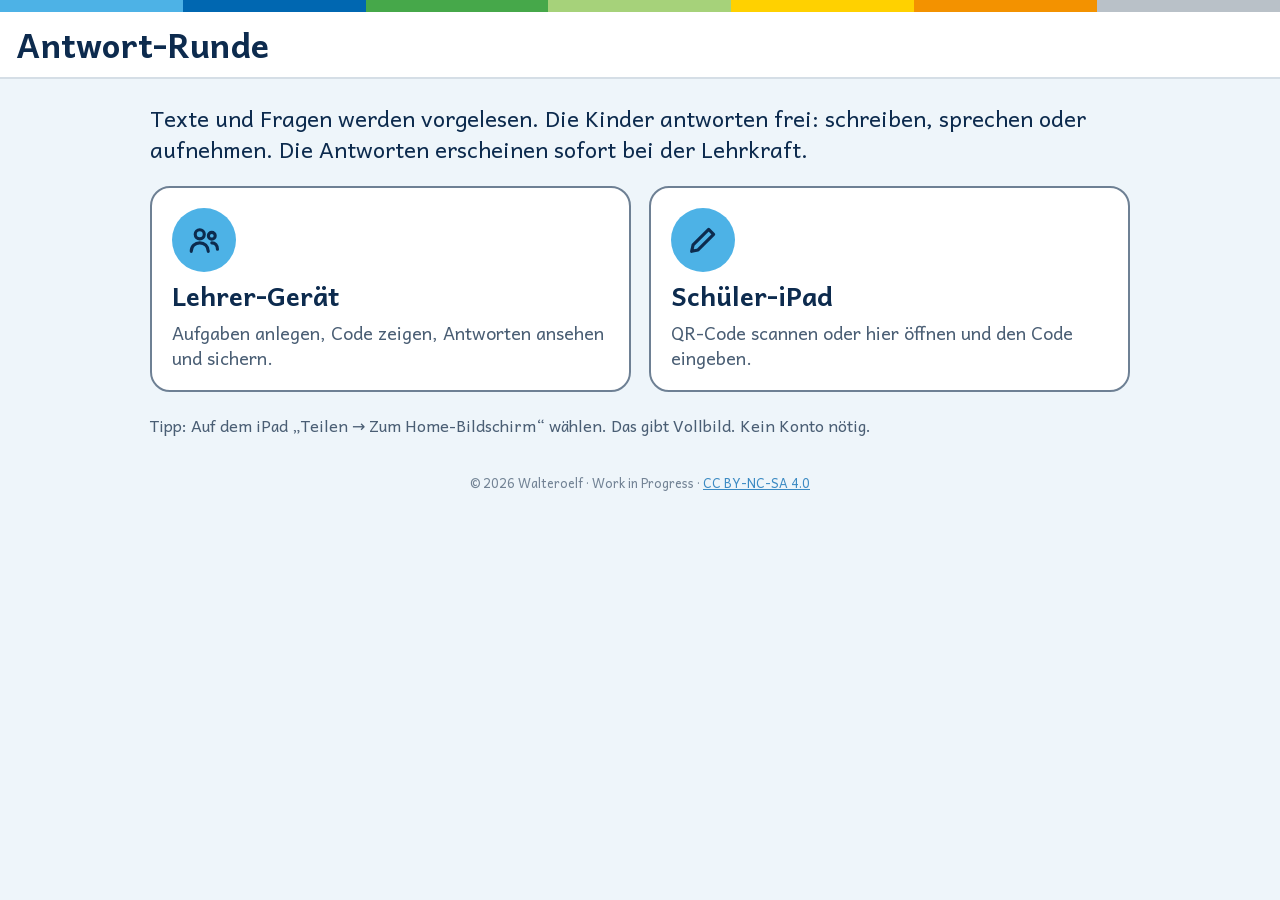
<file: index.html>
<!doctype html>
<html lang="de">
<head>
<meta charset="utf-8">
<meta name="viewport" content="width=device-width, initial-scale=1, viewport-fit=cover">
<meta name="apple-mobile-web-app-capable" content="yes">
<meta http-equiv="Content-Security-Policy" content="default-src 'self'; script-src 'self'; style-src 'self' 'unsafe-inline'; img-src 'self' data: blob:; media-src 'self' blob:; font-src 'self'; connect-src 'self' https://0.peerjs.com wss://0.peerjs.com; object-src 'none'; base-uri 'none'; form-action 'none'">
<meta name="referrer" content="no-referrer">
<title>Antwort-Runde</title>
<link rel="stylesheet" href="design.css?v=3">
<link rel="stylesheet" href="css/style.css?v=18">
</head>
<body>
<header class="markise"><div class="kopf"><h1 class="schild-titel">Antwort-Runde</h1></div></header>
<main>
  <p style="margin:0;font-size:22px">Texte und Fragen werden vorgelesen. Die Kinder antworten frei: schreiben, sprechen oder aufnehmen. Die Antworten erscheinen sofort bei der Lehrkraft.</p>
  <div class="kacheln">
    <a class="kachel" href="lehrer.html"><div class="bild" data-ic="users"></div><h2>Lehrer-Gerät</h2><div class="muted">Aufgaben anlegen, Code zeigen, Antworten ansehen und sichern.</div></a>
    <a class="kachel" href="schueler.html"><div class="bild" data-ic="pen"></div><h2>Schüler-iPad</h2><div class="muted">QR-Code scannen oder hier öffnen und den Code eingeben.</div></a>
  </div>
  <p class="muted klein" style="margin:0">Tipp: Auf dem iPad „Teilen → Zum Home-Bildschirm“ wählen. Das gibt Vollbild. Kein Konto nötig.</p>
  <p class="muted klein" style="margin:16px 0 0;font-size:.8rem;opacity:.75;text-align:center;line-height:1.4">© 2026 Walteroelf · Work in Progress · <a href="https://github.com/Walteroelf/Antwort-Runde/blob/main/LICENSE.md" target="_blank" rel="noopener">CC BY-NC-SA 4.0</a></p>
</main>
<script src="js/common.js?v=18"></script>
</body>
</html>
</file>
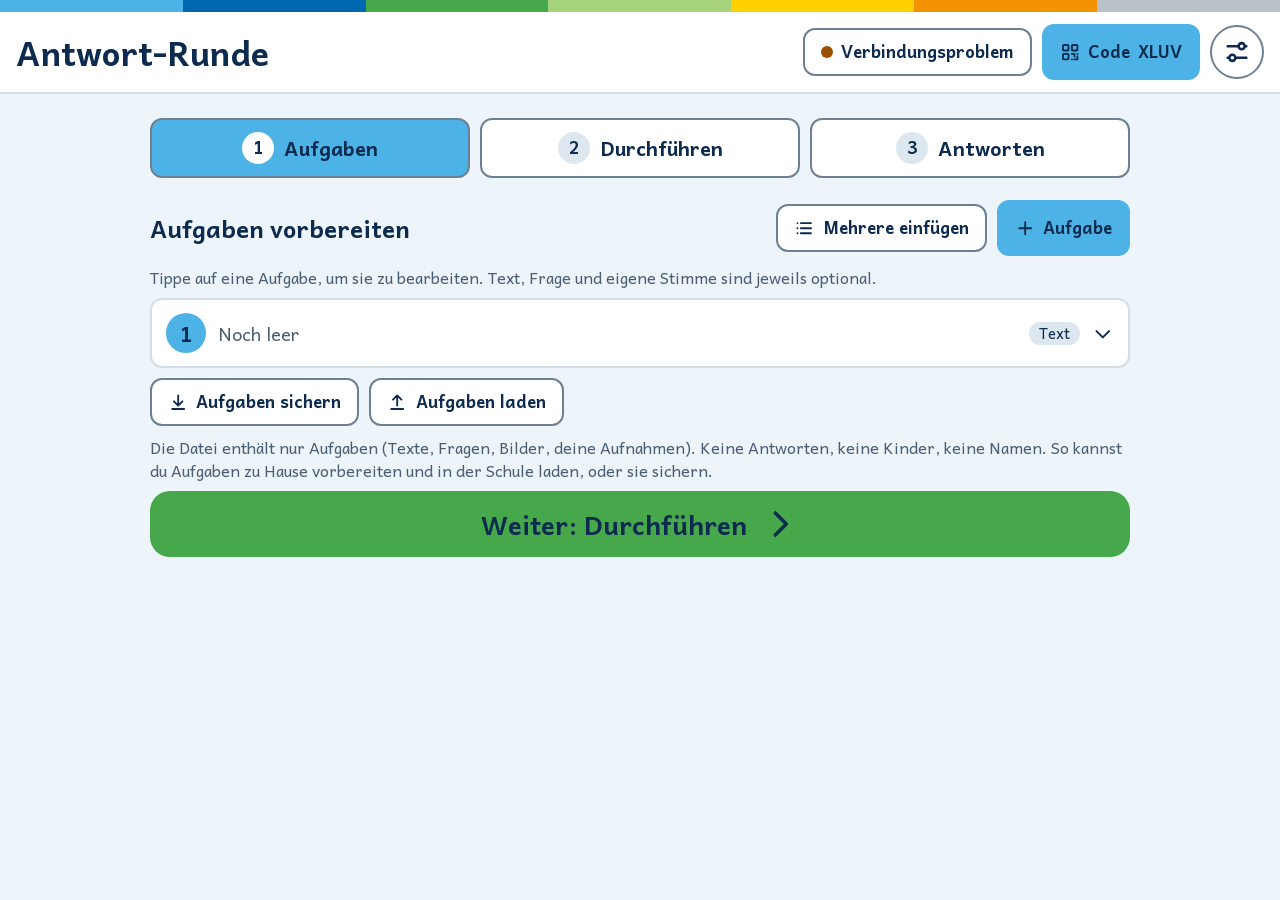
<file: lehrer.html>
<!doctype html>
<html lang="de">
<head>
<meta charset="utf-8">
<meta name="viewport" content="width=device-width, initial-scale=1, viewport-fit=cover">
<meta http-equiv="Content-Security-Policy" content="default-src 'self'; script-src 'self'; style-src 'self' 'unsafe-inline'; img-src 'self' data: blob:; media-src 'self' blob:; font-src 'self'; connect-src 'self' https://0.peerjs.com wss://0.peerjs.com; object-src 'none'; base-uri 'none'; form-action 'none'">
<meta name="referrer" content="no-referrer">
<title>Antwort-Runde · Lehrer-Gerät</title>
<link rel="stylesheet" href="design.css?v=3">
<link rel="stylesheet" href="css/style.css?v=18">
</head>
<body>
<header class="markise"><div class="kopf">
  <h1 class="schild-titel">Antwort-Runde</h1>
  <span class="platz"></span>
  <button class="mittelknopf" id="bKinder"><span class="dot" id="netDot"></span><span id="pillTxt">verbinde …</span></button>
  <button class="mittelknopf primaer" id="bCode"><span data-ic="qr"></span>Code <b id="codeTxt">····</b></button>
  <button class="rundknopf" id="bSet" aria-label="Einstellungen"><span data-ic="sliders"></span></button>
</div></header>

<main>
  <nav class="reiter" id="reiter">
    <button data-v="aufgaben" class="an"><span class="nr">1</span>Aufgaben</button>
    <button data-v="live"><span class="nr">2</span>Durchführen</button>
    <button data-v="aus"><span class="nr">3</span>Antworten <span class="marke" id="ansN" hidden></span></button>
  </nav>

  <!-- 1 Aufgaben -->
  <section id="vAufgaben" class="liste">
    <div class="abschnitt-kopf">
      <h2>Aufgaben vorbereiten</h2>
      <button class="mittelknopf" id="bBulk"><span data-ic="list"></span>Mehrere einfügen</button>
      <button class="mittelknopf primaer" id="bAdd"><span data-ic="plus"></span>Aufgabe</button>
    </div>
    <p class="muted klein" style="margin:0">Tippe auf eine Aufgabe, um sie zu bearbeiten. Text, Frage und eigene Stimme sind jeweils optional.</p>
    <div class="liste" id="tasks"></div>
    <div class="reihe">
      <button class="mittelknopf" id="bTaskExp"><span data-ic="download"></span>Aufgaben sichern</button>
      <button class="mittelknopf" id="bTaskImp"><span data-ic="upload"></span>Aufgaben laden</button>
    </div>
    <p class="muted klein" style="margin:0">Die Datei enthält nur Aufgaben (Texte, Fragen, Bilder, deine Aufnahmen). Keine Antworten, keine Kinder, keine Namen. So kannst du Aufgaben zu Hause vorbereiten und in der Schule laden, oder sie sichern.</p>
    <button class="grossknopf weiter" id="bToLive">Weiter: Durchführen<span data-ic="right"></span></button>
  </section>

  <!-- 2 Durchführen -->
  <section id="vLive" hidden class="liste">
    <div class="tresen" id="steuer"></div>
    <div class="schritt" id="liveAns"></div>
  </section>

  <!-- 3 Antworten -->
  <section id="vAus" hidden class="liste">
    <div class="abschnitt-kopf">
      <h2>Alle Antworten</h2>
      <span id="ausTog"></span>
      <button class="mittelknopf primaer" id="bExport"><span data-ic="download"></span>Exportieren</button>
    </div>
    <div class="liste" id="ausList"></div>
  </section>
</main>

<dialog id="dCode"><div class="dialog-kopf"><h2>Kinder einladen</h2><button class="rundknopf" data-close aria-label="Schließen"><span data-ic="close"></span></button></div>
  <div class="dialog-inhalt qr-gross">
    <div id="qr"></div>
    <div class="code-gross" id="codeBig"></div>
    <div class="muted">QR-Code mit der Kamera scannen oder <b>schueler.html</b> öffnen und den Code eingeben.</div>
    <div class="klein muted" id="linkTxt"></div>
  </div>
</dialog>

<dialog id="dKinder"><div class="dialog-kopf"><h2>Kinder</h2><button class="rundknopf" data-close aria-label="Schließen"><span data-ic="close"></span></button></div>
  <div class="dialog-inhalt">
    <p class="muted klein" style="margin:0">Hier kannst du echte Namen eintragen. Sie bleiben nur auf diesem Gerät und werden nie an die iPads gesendet. Angezeigt werden sie nur, wenn „Klarnamen“ an ist. Schalte das aus, bevor du den Bildschirm an der Tafel zeigst.</p>
    <div id="kWait" class="liste"></div>
    <div id="hNames"></div>
    <div class="reihe"><span id="kTog"></span><span class="platz"></span><button class="mittelknopf klein warnung" id="bDelNames"><span data-ic="trash"></span>Alle Namen löschen</button></div>
    <div class="liste" id="pupils"></div>
  </div>
</dialog>

<dialog id="dSet"><div class="dialog-kopf"><h2>Einstellungen</h2><button class="rundknopf" data-close aria-label="Schließen"><span data-ic="close"></span></button></div>
  <div class="dialog-inhalt">
    <h3>Ablauf</h3>
    <div class="feld"><label class="feld">Tempo</label>
      <div class="seg" id="pace"><button data-v="live">Gemeinsam</button><button data-v="self">Eigenes Tempo</button></div>
      <div class="muted klein" id="paceHelp"></div></div>
    <label class="schalter"><input type="checkbox" id="autoRead"> Aufgabe automatisch vorlesen</label>
    <label class="feld">Sprechtempo der iPad-Stimme
      <select id="rate"><option value="0.7">langsam</option><option value="0.9">normal</option><option value="1.05">zügig</option></select></label>

    <h3 class="privat"><span data-ic="shield"></span>Datenschutz</h3>
    <p class="muted klein" style="margin:0">Unter jeder Einstellung steht, was sie für die Daten bedeutet.</p>

    <div class="feld"><label class="schalter"><input type="checkbox" id="speech"> Spracherkennung erlauben („Sprechen, ich schreibe es auf“)</label><div id="hSpeech"></div></div>
    <div class="feld"><label class="schalter"><input type="checkbox" id="autoSend"> Antworten sofort übertragen (ohne „Abschicken“)</label><div id="hSend"></div></div>
    <div class="feld"><label class="feld">Neue Kinder dürfen beitreten</label>
      <div class="seg" id="join"><button data-v="open">Offen</button><button data-v="ask">Nachfragen</button><button data-v="closed">Gesperrt</button></div><div id="hJoin"></div></div>
    <div class="feld"><label class="feld">Antworten, Aufnahmen und Namen automatisch löschen
      <select id="expire"><option value="1">nach 1 Stunde</option><option value="24">nach 24 Stunden</option><option value="168">nach 7 Tagen</option><option value="0">nie</option></select></label><div id="hExpire"></div></div>

    <hr style="border:0;border-top:3px solid var(--linie);width:100%">
    <button class="mittelknopf warnung" id="bNew"><span data-ic="trash"></span>Runde beenden und alles löschen</button>
    <div class="hinweis"><span data-ic="shield"></span><span>Löscht Antworten, Aufnahmen, Kinderliste und Klarnamen auf diesem Gerät. Die iPads löschen ihre Entwürfe und Antworten ebenfalls und zeigen „Runde beendet“. Deine Aufgaben (Fragen, Bilder, eigene Aufnahmen) bleiben erhalten. Zum Löschen siehe „Alle Aufgaben löschen“. Exportiere vorher, falls du die Antworten brauchst.</span></div>
    <button class="mittelknopf warnung" id="bTasksDel"><span data-ic="trash"></span>Alle Aufgaben löschen</button>
    <div class="hinweis warn"><span data-ic="alert"></span><span>Löscht alle Aufgaben mit Texten, Fragen, Bildern und deinen eigenen Stimm-Aufnahmen sowie die dazugehörigen Antworten von diesem Gerät. Das lässt sich nicht rückgängig machen.</span></div>
    <div class="muted klein">Antwort-Runde <span id="ver"></span></div>
  </div>
</dialog>

<dialog id="dExport"><div class="dialog-kopf"><h2>Exportieren</h2><button class="rundknopf" data-close aria-label="Schließen"><span data-ic="close"></span></button></div>
  <div class="dialog-inhalt">
    <label class="schalter"><input type="checkbox" id="expNames"> Klarnamen in die Datei schreiben</label>
    <div id="hExp"></div>
    <div class="knopfreihe">
      <button class="grossknopf leise" id="expTxt"><span data-ic="download"></span>Textdatei</button>
      <button class="grossknopf leise" id="expCsv"><span data-ic="download"></span>Tabelle (CSV)</button>
    </div>
  </div>
</dialog>

<dialog id="dImg" style="width:min(900px,calc(100vw - 24px))"><div class="dialog-kopf"><h2>Foto</h2><button class="rundknopf" data-close aria-label="Schließen"><span data-ic="close"></span></button></div><div class="dialog-inhalt"><img id="bigImg" alt="Foto-Antwort" style="width:100%;height:auto;border-radius:12px"></div></dialog>

<dialog id="dImport"><div class="dialog-kopf"><h2>Aufgaben laden</h2><button class="rundknopf" data-close aria-label="Schließen"><span data-ic="close"></span></button></div>
  <div class="dialog-inhalt">
    <p style="margin:0" id="impInfo"></p>
    <div class="knopfreihe">
      <button class="grossknopf leise" id="impAdd"><span data-ic="plus"></span>Hinzufügen</button>
      <button class="grossknopf leise" id="impRep"><span data-ic="trash"></span>Ersetzen</button>
    </div>
    <div id="impHint"></div>
  </div>
</dialog>

<dialog id="dBulk"><div class="dialog-kopf"><h2>Mehrere Aufgaben einfügen</h2><button class="rundknopf" data-close aria-label="Schließen"><span data-ic="close"></span></button></div>
  <div class="dialog-inhalt">
    <p class="muted klein" style="margin:0">Eine Aufgabe pro Absatz (Leerzeile dazwischen). Bei mehreren Zeilen gilt die letzte Zeile als Frage, die Zeilen davor als Lesetext.</p>
    <textarea id="bulkTxt" rows="8"></textarea>
    <button class="grossknopf weiter" id="bBulkOk">Übernehmen</button>
  </div>
</dialog>

<script src="lib/peerjs.min.js"></script>
<script src="lib/qrcode.js"></script>
<script src="js/common.js?v=18"></script>
<script src="js/net.js?v=18"></script>
<script src="js/lehrer.js?v=18"></script>
</body>
</html>
</file>
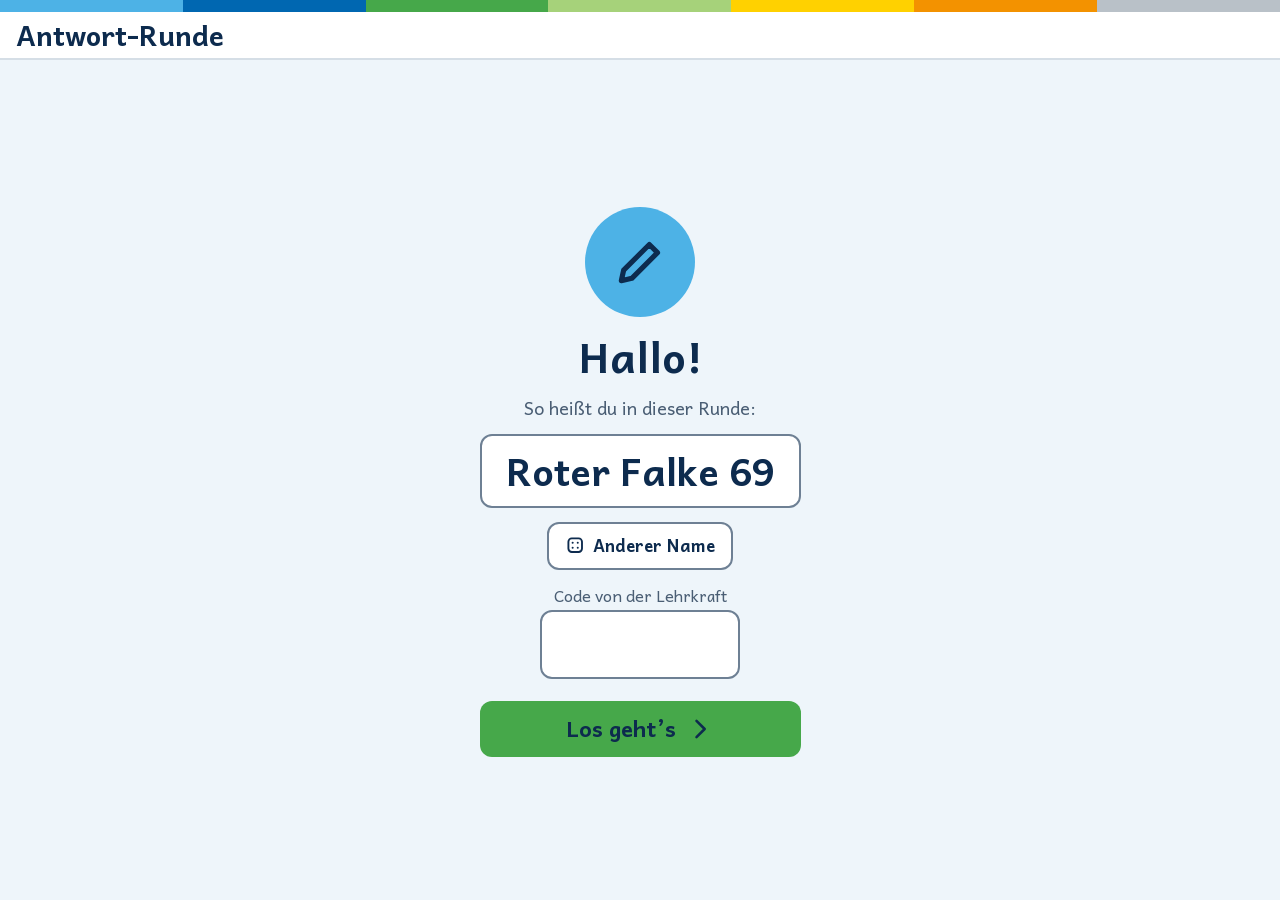
<file: schueler.html>
<!doctype html>
<html lang="de">
<head>
<meta charset="utf-8">
<meta name="viewport" content="width=device-width, initial-scale=1, viewport-fit=cover">
<meta name="apple-mobile-web-app-capable" content="yes">
<meta name="mobile-web-app-capable" content="yes">
<meta name="apple-mobile-web-app-title" content="Antwort-Runde">
<meta http-equiv="Content-Security-Policy" content="default-src 'self'; script-src 'self'; style-src 'self' 'unsafe-inline'; img-src 'self' data: blob:; media-src 'self' blob:; font-src 'self'; connect-src 'self' https://0.peerjs.com wss://0.peerjs.com; object-src 'none'; base-uri 'none'; form-action 'none'">
<meta name="referrer" content="no-referrer">
<title>Antwort-Runde</title>
<link rel="stylesheet" href="design.css?v=3">
<link rel="stylesheet" href="css/style.css?v=18">
</head>
<body class="kidpage">
<header class="markise"><div class="kopf">
  <h1 class="schild-titel">Antwort-Runde</h1>
  <span class="platz"></span>
  <span class="status-kopf" id="stat" hidden><span class="dot warn" id="netDot"></span><span id="netTxt">…</span></span>
  <span class="name-schild" id="nm" hidden></span>
</div></header>
<main class="kind" id="app"></main>
<script src="lib/peerjs.min.js"></script>
<script src="js/common.js?v=18"></script>
<script src="js/net.js?v=18"></script>
<script src="js/schueler.js?v=18"></script>
</body>
</html>
</file>
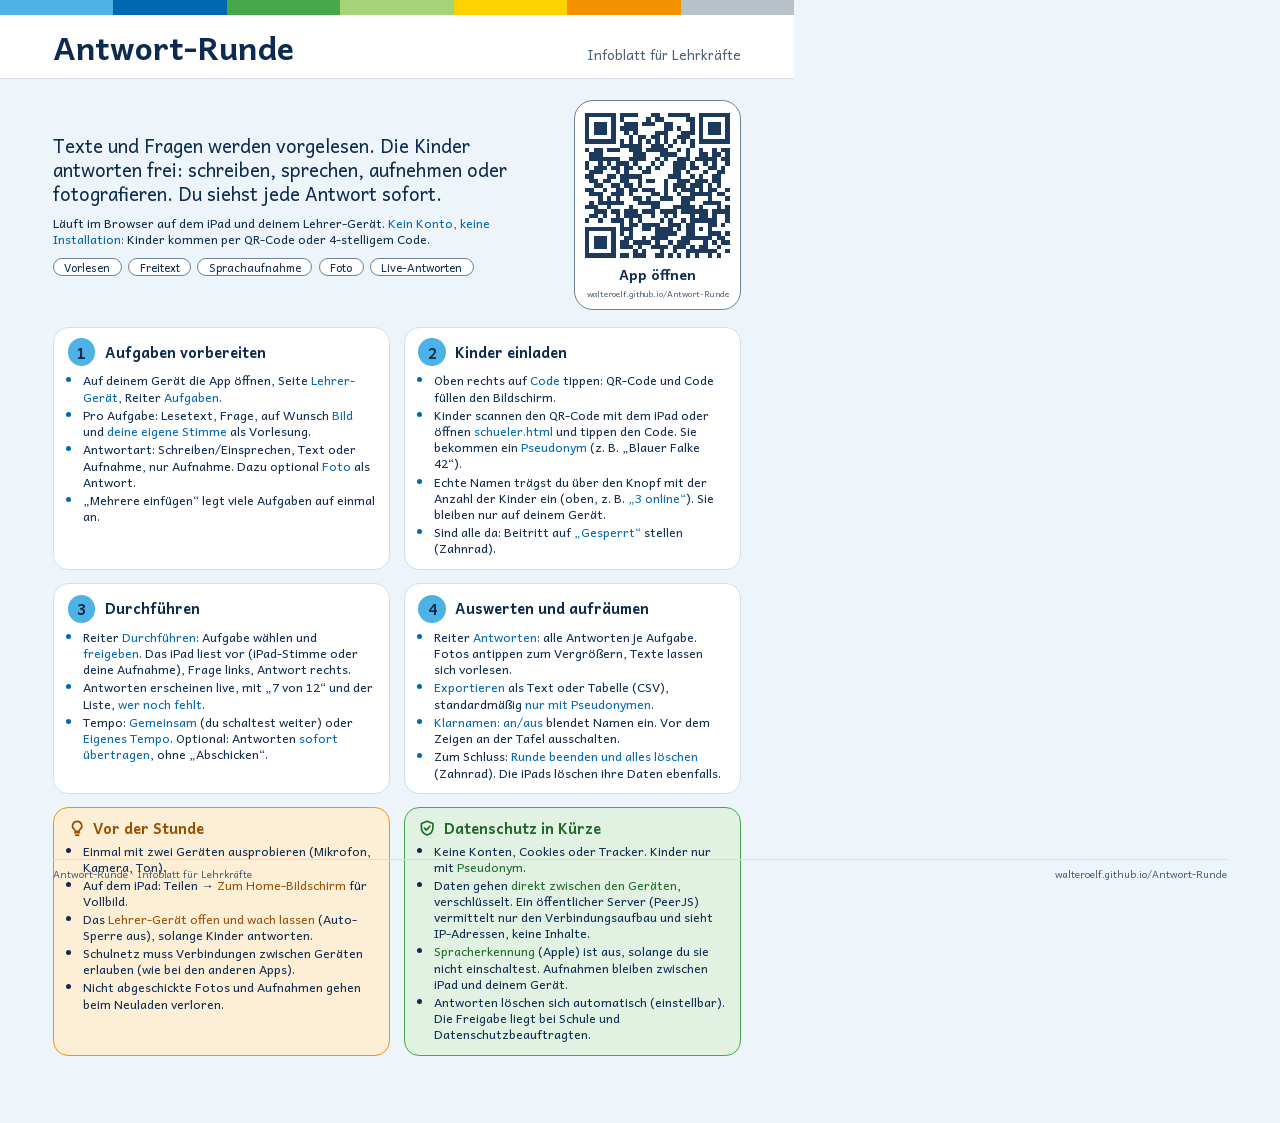
<file: infoblatt/infoblatt.html>
<!doctype html>
<html lang="de"><head><meta charset="utf-8"><title>Antwort-Runde: Infoblatt für Lehrkräfte</title>
<style>
@font-face { font-family: "Andika"; font-weight: 400; src: url("../schriften/andika-400.woff2") format("woff2"); }
@font-face { font-family: "Andika"; font-weight: 700; src: url("../schriften/andika-700.woff2") format("woff2"); }
@page { size: A4; margin: 0; }
:root { --hellblau:#4DB2E6; --blau:#0067B1; --gruen:#46A84A; --hellgruen:#A6D27A; --gelb:#FFD100; --orange:#F39200; --silber:#B9C1C8; --dunkelblau:#0D2B4E;
  --gruen-text:#1E6B2A; --orange-text:#9A4F00; --hg:#EEF5FA; --leise:#4A5E74; --linie:#D5DEE6; --rand:#6E8094; --gruen-hell:#E1F1E2; --orange-hell:#FDEED6; }
* { box-sizing: border-box; }
html, body { margin: 0; padding: 0; }
body { width: 210mm; height: 297mm; overflow: hidden; background: var(--hg); color: var(--dunkelblau); font-family: "Andika", sans-serif; font-size: 9.3pt; line-height: 1.3; -webkit-print-color-adjust: exact; print-color-adjust: exact; }
h1, h2, h3 { font-family: "Andika", sans-serif; margin: 0; line-height: 1.15; }
svg.ic { width: 1.25em; height: 1.25em; fill: none; stroke: currentColor; stroke-width: 2.2; stroke-linecap: round; stroke-linejoin: round; vertical-align: -.22em; }

/* Kopfzeile mit Farbband wie in der App */
.band { height: 4mm; background: linear-gradient(90deg, var(--hellblau) 0 14.28%, var(--blau) 0 28.57%, var(--gruen) 0 42.85%, var(--hellgruen) 0 57.14%, var(--gelb) 0 71.42%, var(--orange) 0 85.71%, var(--silber) 0); }
.kopfzeile { background: #fff; border-bottom: .5mm solid var(--linie); padding: 3.6mm 14mm 3.4mm; display: flex; justify-content: space-between; align-items: baseline; }
.kopfzeile h1 { font-size: 24pt; font-weight: 700; }
.kopfzeile span { color: var(--leise); font-size: 10pt; }
.kopf { display: grid; grid-template-columns: 1fr 44mm; gap: 8mm; padding: 5.5mm 14mm 0; align-items: center; }
.lead { font-size: 14pt; line-height: 1.28; margin: 0 0 2.4mm; }
.chips { display: flex; flex-wrap: wrap; gap: 1.6mm; margin-top: 3mm; }
.chip { background: #fff; border: .4mm solid var(--rand); border-radius: 99px; padding: .2mm 2.8mm; font-size: 8.4pt; }
.qr { background: #fff; border: .5mm solid var(--rand); border-radius: 5mm; padding: 3.2mm 2.6mm 2.4mm; text-align: center; }
.qr svg { width: 100%; display: block; }
.qr b { display: block; font-weight: 700; font-size: 10.5pt; margin-top: 2mm; }
.qr span { font-size: 6.4pt; color: var(--leise); white-space: nowrap; }

/* Schritte */
.schritte { display: grid; grid-template-columns: 1fr 1fr; gap: 3.6mm; padding: 4.5mm 14mm 0; }
.step { background: #fff; border: .4mm solid var(--linie); border-radius: 4mm; padding: 2.8mm 3.6mm 2.6mm; }
.step h3 { font-size: 11pt; font-weight: 700; display: flex; align-items: center; gap: 2.4mm; margin-bottom: 1.6mm; }
.nr { flex: none; width: 7.4mm; height: 7.4mm; border-radius: 50%; background: var(--hellblau); color: var(--dunkelblau); display: grid; place-items: center; font-weight: 700; font-size: 11.5pt; }
.step ul { margin: 0; padding-left: 4.2mm; }
.step li { margin: .6mm 0; }
.step li::marker { color: var(--blau); }
b.k { font-weight: 400; color: var(--blau); }   /* Hervorhebung durch Farbe statt Fettschrift */

/* Unten */
.unten { display: grid; grid-template-columns: 1fr 1fr; gap: 3.6mm; padding: 3.6mm 14mm 0; }
.box { border-radius: 4mm; padding: 2.8mm 3.6mm; border: .5mm solid; }
.box.gut { background: var(--gruen-hell); border-color: var(--gruen); }
.box.tipp { background: var(--orange-hell); border-color: var(--orange); }
.box h3 { font-size: 11pt; font-weight: 700; display: flex; align-items: center; gap: 2mm; margin-bottom: 1.5mm; }
.box.gut h3 { color: var(--gruen-text); } .box.tipp h3 { color: var(--orange-text); }
.box.gut b.k { color: var(--gruen-text); } .box.tipp b.k { color: var(--orange-text); }
.box ul { margin: 0; padding-left: 4.2mm; }
.box li { margin: .5mm 0; }
.fuss { position: absolute; left: 14mm; right: 14mm; bottom: 5mm; display: flex; justify-content: space-between; font-size: 7.6pt; color: var(--leise); border-top: .3mm solid var(--linie); padding-top: 2mm; }
</style></head>
<body>
<div class="band"></div>
<div class="kopfzeile"><h1>Antwort-Runde</h1><span>Infoblatt für Lehrkräfte</span></div>

<section class="kopf">
  <div>
    <p class="lead">Texte und Fragen werden vorgelesen. Die Kinder antworten frei: schreiben, sprechen, aufnehmen oder fotografieren. Du siehst jede Antwort sofort.</p>
    <div>Läuft im Browser auf dem iPad und deinem Lehrer-Gerät. <b class="k">Kein Konto, keine Installation:</b> Kinder kommen per QR-Code oder 4-stelligem Code.</div>
    <div class="chips"><span class="chip">Vorlesen</span><span class="chip">Freitext</span><span class="chip">Sprachaufnahme</span><span class="chip">Foto</span><span class="chip">Live-Antworten</span></div>
  </div>
  <div class="qr"><svg viewBox="0 0 33 33" shape-rendering="crispEdges" xmlns="http://www.w3.org/2000/svg"><path d="M0,0h1v1h-1zM1,0h1v1h-1zM2,0h1v1h-1zM3,0h1v1h-1zM4,0h1v1h-1zM5,0h1v1h-1zM6,0h1v1h-1zM8,0h1v1h-1zM9,0h1v1h-1zM10,0h1v1h-1zM11,0h1v1h-1zM15,0h1v1h-1zM16,0h1v1h-1zM19,0h1v1h-1zM20,0h1v1h-1zM21,0h1v1h-1zM22,0h1v1h-1zM23,0h1v1h-1zM26,0h1v1h-1zM27,0h1v1h-1zM28,0h1v1h-1zM29,0h1v1h-1zM30,0h1v1h-1zM31,0h1v1h-1zM32,0h1v1h-1zM0,1h1v1h-1zM6,1h1v1h-1zM8,1h1v1h-1zM14,1h1v1h-1zM16,1h1v1h-1zM17,1h1v1h-1zM23,1h1v1h-1zM24,1h1v1h-1zM26,1h1v1h-1zM32,1h1v1h-1zM0,2h1v1h-1zM2,2h1v1h-1zM3,2h1v1h-1zM4,2h1v1h-1zM6,2h1v1h-1zM9,2h1v1h-1zM10,2h1v1h-1zM11,2h1v1h-1zM13,2h1v1h-1zM14,2h1v1h-1zM15,2h1v1h-1zM18,2h1v1h-1zM19,2h1v1h-1zM24,2h1v1h-1zM26,2h1v1h-1zM28,2h1v1h-1zM29,2h1v1h-1zM30,2h1v1h-1zM32,2h1v1h-1zM0,3h1v1h-1zM2,3h1v1h-1zM3,3h1v1h-1zM4,3h1v1h-1zM6,3h1v1h-1zM8,3h1v1h-1zM9,3h1v1h-1zM10,3h1v1h-1zM11,3h1v1h-1zM18,3h1v1h-1zM19,3h1v1h-1zM21,3h1v1h-1zM24,3h1v1h-1zM26,3h1v1h-1zM28,3h1v1h-1zM29,3h1v1h-1zM30,3h1v1h-1zM32,3h1v1h-1zM0,4h1v1h-1zM2,4h1v1h-1zM3,4h1v1h-1zM4,4h1v1h-1zM6,4h1v1h-1zM9,4h1v1h-1zM11,4h1v1h-1zM16,4h1v1h-1zM17,4h1v1h-1zM18,4h1v1h-1zM22,4h1v1h-1zM23,4h1v1h-1zM24,4h1v1h-1zM26,4h1v1h-1zM28,4h1v1h-1zM29,4h1v1h-1zM30,4h1v1h-1zM32,4h1v1h-1zM0,5h1v1h-1zM6,5h1v1h-1zM10,5h1v1h-1zM12,5h1v1h-1zM13,5h1v1h-1zM15,5h1v1h-1zM16,5h1v1h-1zM18,5h1v1h-1zM21,5h1v1h-1zM22,5h1v1h-1zM23,5h1v1h-1zM26,5h1v1h-1zM32,5h1v1h-1zM0,6h1v1h-1zM1,6h1v1h-1zM2,6h1v1h-1zM3,6h1v1h-1zM4,6h1v1h-1zM5,6h1v1h-1zM6,6h1v1h-1zM8,6h1v1h-1zM10,6h1v1h-1zM12,6h1v1h-1zM14,6h1v1h-1zM16,6h1v1h-1zM18,6h1v1h-1zM20,6h1v1h-1zM22,6h1v1h-1zM24,6h1v1h-1zM26,6h1v1h-1zM27,6h1v1h-1zM28,6h1v1h-1zM29,6h1v1h-1zM30,6h1v1h-1zM31,6h1v1h-1zM32,6h1v1h-1zM8,7h1v1h-1zM9,7h1v1h-1zM10,7h1v1h-1zM11,7h1v1h-1zM12,7h1v1h-1zM15,7h1v1h-1zM16,7h1v1h-1zM17,7h1v1h-1zM19,7h1v1h-1zM24,7h1v1h-1zM0,8h1v1h-1zM2,8h1v1h-1zM3,8h1v1h-1zM5,8h1v1h-1zM6,8h1v1h-1zM7,8h1v1h-1zM10,8h1v1h-1zM11,8h1v1h-1zM12,8h1v1h-1zM14,8h1v1h-1zM15,8h1v1h-1zM16,8h1v1h-1zM17,8h1v1h-1zM18,8h1v1h-1zM21,8h1v1h-1zM23,8h1v1h-1zM26,8h1v1h-1zM29,8h1v1h-1zM31,8h1v1h-1zM32,8h1v1h-1zM1,9h1v1h-1zM2,9h1v1h-1zM3,9h1v1h-1zM11,9h1v1h-1zM12,9h1v1h-1zM13,9h1v1h-1zM17,9h1v1h-1zM18,9h1v1h-1zM19,9h1v1h-1zM20,9h1v1h-1zM23,9h1v1h-1zM26,9h1v1h-1zM27,9h1v1h-1zM29,9h1v1h-1zM30,9h1v1h-1zM32,9h1v1h-1zM1,10h1v1h-1zM2,10h1v1h-1zM3,10h1v1h-1zM4,10h1v1h-1zM5,10h1v1h-1zM6,10h1v1h-1zM7,10h1v1h-1zM10,10h1v1h-1zM11,10h1v1h-1zM12,10h1v1h-1zM13,10h1v1h-1zM16,10h1v1h-1zM18,10h1v1h-1zM21,10h1v1h-1zM22,10h1v1h-1zM23,10h1v1h-1zM25,10h1v1h-1zM26,10h1v1h-1zM27,10h1v1h-1zM28,10h1v1h-1zM29,10h1v1h-1zM31,10h1v1h-1zM32,10h1v1h-1zM0,11h1v1h-1zM3,11h1v1h-1zM5,11h1v1h-1zM7,11h1v1h-1zM8,11h1v1h-1zM9,11h1v1h-1zM11,11h1v1h-1zM15,11h1v1h-1zM17,11h1v1h-1zM20,11h1v1h-1zM21,11h1v1h-1zM22,11h1v1h-1zM24,11h1v1h-1zM27,11h1v1h-1zM29,11h1v1h-1zM32,11h1v1h-1zM0,12h1v1h-1zM2,12h1v1h-1zM3,12h1v1h-1zM4,12h1v1h-1zM6,12h1v1h-1zM7,12h1v1h-1zM9,12h1v1h-1zM10,12h1v1h-1zM12,12h1v1h-1zM14,12h1v1h-1zM16,12h1v1h-1zM20,12h1v1h-1zM21,12h1v1h-1zM22,12h1v1h-1zM24,12h1v1h-1zM25,12h1v1h-1zM28,12h1v1h-1zM29,12h1v1h-1zM31,12h1v1h-1zM1,13h1v1h-1zM2,13h1v1h-1zM3,13h1v1h-1zM7,13h1v1h-1zM9,13h1v1h-1zM13,13h1v1h-1zM14,13h1v1h-1zM20,13h1v1h-1zM21,13h1v1h-1zM23,13h1v1h-1zM27,13h1v1h-1zM30,13h1v1h-1zM31,13h1v1h-1zM0,14h1v1h-1zM1,14h1v1h-1zM5,14h1v1h-1zM6,14h1v1h-1zM8,14h1v1h-1zM9,14h1v1h-1zM10,14h1v1h-1zM11,14h1v1h-1zM12,14h1v1h-1zM19,14h1v1h-1zM20,14h1v1h-1zM21,14h1v1h-1zM24,14h1v1h-1zM26,14h1v1h-1zM29,14h1v1h-1zM30,14h1v1h-1zM1,15h1v1h-1zM2,15h1v1h-1zM4,15h1v1h-1zM5,15h1v1h-1zM8,15h1v1h-1zM9,15h1v1h-1zM12,15h1v1h-1zM14,15h1v1h-1zM15,15h1v1h-1zM18,15h1v1h-1zM21,15h1v1h-1zM22,15h1v1h-1zM23,15h1v1h-1zM25,15h1v1h-1zM26,15h1v1h-1zM27,15h1v1h-1zM29,15h1v1h-1zM30,15h1v1h-1zM2,16h1v1h-1zM3,16h1v1h-1zM6,16h1v1h-1zM7,16h1v1h-1zM9,16h1v1h-1zM10,16h1v1h-1zM12,16h1v1h-1zM18,16h1v1h-1zM20,16h1v1h-1zM21,16h1v1h-1zM22,16h1v1h-1zM24,16h1v1h-1zM25,16h1v1h-1zM26,16h1v1h-1zM28,16h1v1h-1zM30,16h1v1h-1zM0,17h1v1h-1zM1,17h1v1h-1zM4,17h1v1h-1zM7,17h1v1h-1zM8,17h1v1h-1zM10,17h1v1h-1zM11,17h1v1h-1zM13,17h1v1h-1zM14,17h1v1h-1zM15,17h1v1h-1zM18,17h1v1h-1zM20,17h1v1h-1zM22,17h1v1h-1zM23,17h1v1h-1zM24,17h1v1h-1zM26,17h1v1h-1zM28,17h1v1h-1zM29,17h1v1h-1zM32,17h1v1h-1zM1,18h1v1h-1zM2,18h1v1h-1zM3,18h1v1h-1zM6,18h1v1h-1zM7,18h1v1h-1zM8,18h1v1h-1zM10,18h1v1h-1zM15,18h1v1h-1zM16,18h1v1h-1zM18,18h1v1h-1zM21,18h1v1h-1zM24,18h1v1h-1zM25,18h1v1h-1zM26,18h1v1h-1zM27,18h1v1h-1zM28,18h1v1h-1zM30,18h1v1h-1zM31,18h1v1h-1zM3,19h1v1h-1zM5,19h1v1h-1zM7,19h1v1h-1zM11,19h1v1h-1zM12,19h1v1h-1zM14,19h1v1h-1zM17,19h1v1h-1zM18,19h1v1h-1zM19,19h1v1h-1zM22,19h1v1h-1zM23,19h1v1h-1zM24,19h1v1h-1zM28,19h1v1h-1zM32,19h1v1h-1zM1,20h1v1h-1zM3,20h1v1h-1zM4,20h1v1h-1zM5,20h1v1h-1zM6,20h1v1h-1zM7,20h1v1h-1zM8,20h1v1h-1zM12,20h1v1h-1zM13,20h1v1h-1zM14,20h1v1h-1zM15,20h1v1h-1zM16,20h1v1h-1zM22,20h1v1h-1zM23,20h1v1h-1zM27,20h1v1h-1zM28,20h1v1h-1zM29,20h1v1h-1zM30,20h1v1h-1zM0,21h1v1h-1zM1,21h1v1h-1zM2,21h1v1h-1zM5,21h1v1h-1zM10,21h1v1h-1zM15,21h1v1h-1zM16,21h1v1h-1zM20,21h1v1h-1zM21,21h1v1h-1zM22,21h1v1h-1zM23,21h1v1h-1zM24,21h1v1h-1zM26,21h1v1h-1zM30,21h1v1h-1zM32,21h1v1h-1zM2,22h1v1h-1zM3,22h1v1h-1zM4,22h1v1h-1zM6,22h1v1h-1zM7,22h1v1h-1zM9,22h1v1h-1zM10,22h1v1h-1zM11,22h1v1h-1zM13,22h1v1h-1zM14,22h1v1h-1zM15,22h1v1h-1zM17,22h1v1h-1zM18,22h1v1h-1zM19,22h1v1h-1zM20,22h1v1h-1zM22,22h1v1h-1zM23,22h1v1h-1zM24,22h1v1h-1zM25,22h1v1h-1zM26,22h1v1h-1zM27,22h1v1h-1zM29,22h1v1h-1zM30,22h1v1h-1zM31,22h1v1h-1zM32,22h1v1h-1zM1,23h1v1h-1zM2,23h1v1h-1zM4,23h1v1h-1zM7,23h1v1h-1zM9,23h1v1h-1zM10,23h1v1h-1zM11,23h1v1h-1zM12,23h1v1h-1zM15,23h1v1h-1zM18,23h1v1h-1zM20,23h1v1h-1zM24,23h1v1h-1zM26,23h1v1h-1zM27,23h1v1h-1zM29,23h1v1h-1zM32,23h1v1h-1zM0,24h1v1h-1zM3,24h1v1h-1zM6,24h1v1h-1zM7,24h1v1h-1zM8,24h1v1h-1zM10,24h1v1h-1zM12,24h1v1h-1zM17,24h1v1h-1zM19,24h1v1h-1zM22,24h1v1h-1zM24,24h1v1h-1zM25,24h1v1h-1zM26,24h1v1h-1zM27,24h1v1h-1zM28,24h1v1h-1zM29,24h1v1h-1zM32,24h1v1h-1zM8,25h1v1h-1zM10,25h1v1h-1zM11,25h1v1h-1zM13,25h1v1h-1zM14,25h1v1h-1zM15,25h1v1h-1zM16,25h1v1h-1zM19,25h1v1h-1zM20,25h1v1h-1zM21,25h1v1h-1zM23,25h1v1h-1zM24,25h1v1h-1zM28,25h1v1h-1zM29,25h1v1h-1zM31,25h1v1h-1zM0,26h1v1h-1zM1,26h1v1h-1zM2,26h1v1h-1zM3,26h1v1h-1zM4,26h1v1h-1zM5,26h1v1h-1zM6,26h1v1h-1zM8,26h1v1h-1zM9,26h1v1h-1zM10,26h1v1h-1zM13,26h1v1h-1zM14,26h1v1h-1zM16,26h1v1h-1zM17,26h1v1h-1zM18,26h1v1h-1zM19,26h1v1h-1zM21,26h1v1h-1zM23,26h1v1h-1zM24,26h1v1h-1zM26,26h1v1h-1zM28,26h1v1h-1zM0,27h1v1h-1zM6,27h1v1h-1zM8,27h1v1h-1zM10,27h1v1h-1zM16,27h1v1h-1zM17,27h1v1h-1zM18,27h1v1h-1zM19,27h1v1h-1zM20,27h1v1h-1zM23,27h1v1h-1zM24,27h1v1h-1zM28,27h1v1h-1zM29,27h1v1h-1zM30,27h1v1h-1zM32,27h1v1h-1zM0,28h1v1h-1zM2,28h1v1h-1zM3,28h1v1h-1zM4,28h1v1h-1zM6,28h1v1h-1zM9,28h1v1h-1zM10,28h1v1h-1zM13,28h1v1h-1zM15,28h1v1h-1zM16,28h1v1h-1zM17,28h1v1h-1zM18,28h1v1h-1zM22,28h1v1h-1zM23,28h1v1h-1zM24,28h1v1h-1zM25,28h1v1h-1zM26,28h1v1h-1zM27,28h1v1h-1zM28,28h1v1h-1zM30,28h1v1h-1zM31,28h1v1h-1zM0,29h1v1h-1zM2,29h1v1h-1zM3,29h1v1h-1zM4,29h1v1h-1zM6,29h1v1h-1zM8,29h1v1h-1zM9,29h1v1h-1zM11,29h1v1h-1zM12,29h1v1h-1zM13,29h1v1h-1zM14,29h1v1h-1zM16,29h1v1h-1zM19,29h1v1h-1zM21,29h1v1h-1zM22,29h1v1h-1zM23,29h1v1h-1zM27,29h1v1h-1zM29,29h1v1h-1zM31,29h1v1h-1zM32,29h1v1h-1zM0,30h1v1h-1zM2,30h1v1h-1zM3,30h1v1h-1zM4,30h1v1h-1zM6,30h1v1h-1zM8,30h1v1h-1zM9,30h1v1h-1zM10,30h1v1h-1zM12,30h1v1h-1zM15,30h1v1h-1zM16,30h1v1h-1zM17,30h1v1h-1zM18,30h1v1h-1zM20,30h1v1h-1zM21,30h1v1h-1zM22,30h1v1h-1zM24,30h1v1h-1zM26,30h1v1h-1zM27,30h1v1h-1zM30,30h1v1h-1zM0,31h1v1h-1zM6,31h1v1h-1zM11,31h1v1h-1zM13,31h1v1h-1zM17,31h1v1h-1zM20,31h1v1h-1zM23,31h1v1h-1zM24,31h1v1h-1zM25,31h1v1h-1zM26,31h1v1h-1zM27,31h1v1h-1zM28,31h1v1h-1zM29,31h1v1h-1zM32,31h1v1h-1zM0,32h1v1h-1zM1,32h1v1h-1zM2,32h1v1h-1zM3,32h1v1h-1zM4,32h1v1h-1zM5,32h1v1h-1zM6,32h1v1h-1zM8,32h1v1h-1zM9,32h1v1h-1zM11,32h1v1h-1zM12,32h1v1h-1zM13,32h1v1h-1zM16,32h1v1h-1zM17,32h1v1h-1zM19,32h1v1h-1zM21,32h1v1h-1zM23,32h1v1h-1zM25,32h1v1h-1zM28,32h1v1h-1zM30,32h1v1h-1z" fill="#1d3a5c"/></svg><b>App öffnen</b><span>walteroelf.github.io/Antwort-Runde</span></div>
</section>

<section class="schritte">
  <div class="step"><h3><span class="nr">1</span>Aufgaben vorbereiten</h3>
    <ul>
      <li>Auf deinem Gerät die App öffnen, Seite <b class="k">Lehrer-Gerät</b>, Reiter <b class="k">Aufgaben</b>.</li>
      <li>Pro Aufgabe: Lesetext, Frage, auf Wunsch <b class="k">Bild</b> und <b class="k">deine eigene Stimme</b> als Vorlesung.</li>
      <li>Antwortart: Schreiben/Einsprechen, Text oder Aufnahme, nur Aufnahme. Dazu optional <b class="k">Foto</b> als Antwort.</li>
      <li>„Mehrere einfügen“ legt viele Aufgaben auf einmal an.</li>
          </ul></div>
  <div class="step"><h3><span class="nr">2</span>Kinder einladen</h3>
    <ul>
      <li>Oben rechts auf <b class="k">Code</b> tippen: QR-Code und Code füllen den Bildschirm.</li>
      <li>Kinder scannen den QR-Code mit dem iPad oder öffnen <b class="k">schueler.html</b> und tippen den Code. Sie bekommen ein <b class="k">Pseudonym</b> (z. B. „Blauer Falke 42“).</li>
      <li>Echte Namen trägst du über den Knopf mit der Anzahl der Kinder ein (oben, z. B. <b class="k">„3 online“</b>). Sie bleiben nur auf deinem Gerät.</li>
      <li>Sind alle da: Beitritt auf <b class="k">„Gesperrt“</b> stellen (Zahnrad).</li>
    </ul></div>
  <div class="step"><h3><span class="nr">3</span>Durchführen</h3>
    <ul>
      <li>Reiter <b class="k">Durchführen</b>: Aufgabe wählen und <b class="k">freigeben</b>. Das iPad liest vor (iPad-Stimme oder deine Aufnahme), Frage links, Antwort rechts.</li>
      <li>Antworten erscheinen live, mit „7 von 12“ und der Liste, <b class="k">wer noch fehlt</b>.</li>
      <li>Tempo: <b class="k">Gemeinsam</b> (du schaltest weiter) oder <b class="k">Eigenes Tempo</b>. Optional: Antworten <b class="k">sofort übertragen</b>, ohne „Abschicken“.</li>
    </ul></div>
  <div class="step"><h3><span class="nr">4</span>Auswerten und aufräumen</h3>
    <ul>
      <li>Reiter <b class="k">Antworten</b>: alle Antworten je Aufgabe. Fotos antippen zum Vergrößern, Texte lassen sich vorlesen.</li>
      <li><b class="k">Exportieren</b> als Text oder Tabelle (CSV), standardmäßig <b class="k">nur mit Pseudonymen</b>.</li>
      <li><b class="k">Klarnamen: an/aus</b> blendet Namen ein. Vor dem Zeigen an der Tafel ausschalten.</li>
      <li>Zum Schluss: <b class="k">Runde beenden und alles löschen</b> (Zahnrad). Die iPads löschen ihre Daten ebenfalls.</li>
    </ul></div>
</section>

<section class="unten">
  <div class="box tipp"><h3><svg class="ic" viewBox="0 0 24 24"><path d="M9 18h6M10 21h4M12 3a6 6 0 0 0-3.5 10.9c.6.5 1 1.2 1 2.1h5c0-.9.4-1.6 1-2.1A6 6 0 0 0 12 3z"/></svg>Vor der Stunde</h3>
    <ul>
      <li>Einmal mit zwei Geräten ausprobieren (Mikrofon, Kamera, Ton).</li>
      <li>Auf dem iPad: Teilen → <b class="k">Zum Home-Bildschirm</b> für Vollbild.</li>
      <li>Das <b class="k">Lehrer-Gerät offen und wach lassen</b> (Auto-Sperre aus), solange Kinder antworten.</li>
      <li>Schulnetz muss Verbindungen zwischen Geräten erlauben (wie bei den anderen Apps).</li>
      <li>Nicht abgeschickte Fotos und Aufnahmen gehen beim Neuladen verloren.</li>
    </ul></div>
  <div class="box gut"><h3><svg class="ic" viewBox="0 0 24 24"><path d="M12 3l7.5 3v5.5c0 4.6-3.2 8-7.5 9.5-4.3-1.5-7.5-4.9-7.5-9.5V6z"/><path d="M8.5 12l2.5 2.5 4.5-5"/></svg>Datenschutz in Kürze</h3>
    <ul>
      <li>Keine Konten, Cookies oder Tracker. Kinder nur mit <b class="k">Pseudonym</b>.</li>
      <li>Daten gehen <b class="k">direkt zwischen den Geräten</b>, verschlüsselt. Ein öffentlicher Server (PeerJS) vermittelt nur den Verbindungsaufbau und sieht IP-Adressen, keine Inhalte.</li>
      <li><b class="k">Spracherkennung</b> (Apple) ist aus, solange du sie nicht einschaltest. Aufnahmen bleiben zwischen iPad und deinem Gerät.</li>
      <li>Antworten löschen sich automatisch (einstellbar). Die Freigabe liegt bei Schule und Datenschutzbeauftragten.</li>
    </ul></div>
</section>

<div class="fuss"><span>Antwort-Runde · Infoblatt für Lehrkräfte</span><span>walteroelf.github.io/Antwort-Runde</span></div>
</body></html>
</file>
<file: design.css>
/* ==========================================================================
   Gemeinsames Design der Unterrichts-Apps (Förderschule KME)
   Farben angelehnt an Olympia München 1972 (Otl Aicher):
   sieben Farben plus Weiß, kein Rot, kein Schwarz. Regeln: DESIGN.md
   Diese Datei ist in allen Apps gleich. App-eigenes gehört in style.css.
   Version 3 (Dunkelmodus in Mittelblau)
   ========================================================================== */

:root {
  /* Palette */
  --hellblau:    #4DB2E6;  /* Hauptfarbe, Hauptknopf */
  --blau:        #0067B1;  /* nur Schrift, Links, Linien, Symbole auf Weiß, nie als Fläche */
  --gruen:       #46A84A;  /* „Richtig“, Weiter */
  --hellgruen:   #A6D27A;
  --gelb:        #FFD100;  /* Hinweis, Markierung, Fokus */
  --orange:      #F39200;  /* „Schau noch mal“ */
  --silber:      #B9C1C8;
  --weiss:       #FFFFFF;
  --dunkelblau:  #0D2B4E;  /* Schrift statt Schwarz, auf jeder Farbfläche */

  /* Fachfarben als Signal im Stundenplan. Nur als Fläche mit dunkelblauer Schrift.
     Deutsch ist ein warmes Zinnoberrot, kein Signalrot (4,7 : 1 mit Dunkelblau). */
  --fach-deutsch: #EF6B45;
  --fach-mathe:   var(--hellblau);

  /* Akzent der App: Hauptknöpfe, Auswahl. Standard Hellblau, eine App kann ihre Fachfarbe setzen. */
  --app-akzent:  var(--hellblau);

  /* dunklere Töne für farbige Schrift auf Weiß */
  --gruen-text:  #1E6B2A;
  --orange-text: #9A4F00;
  --gruen-schrift: var(--gruen-text);    /* im Dunkelmodus heller */
  --orange-schrift: var(--orange-text);

  /* Rollen (wechseln im Dunkelmodus) */
  --hg:          #EEF5FA;  /* Seitenhintergrund */
  --karte:       #FFFFFF;  /* Karten, Fenster */
  --flaeche-2:   #DCE7F0;  /* Reiterleiste, leise Flächen */
  --auswahl:     #DCEFFA;  /* ausgewählte Karte */
  --text:        var(--dunkelblau);
  --leise:       #4A5E74;  /* Nebentext, 6,1 : 1 auf --hg */
  --linie:       #D5DEE6;  /* Trennlinien (nur Deko) */
  --rand:        #6E8094;  /* Ränder von Eingabefeldern und Schaltern, mind. 3 : 1 */
  --akzent-text: var(--blau);
  --hinweis-text: var(--orange-text);

  /* Schrift */
  --schrift: "Andika", system-ui, -apple-system, sans-serif;
  --gr-1: 18px;
  --gr-2: 22px;
  --gr-3: 28px;
  --gr-4: 36px;

  /* Abstände (8er-Raster) */
  --a-1: 8px;
  --a-2: 16px;
  --a-3: 24px;
  --a-4: 32px;

  /* Formen */
  --rundung: 12px;
  --rundung-gross: 20px;
  --knopf-hoehe: 56px;
  --rand-breite: 2px;

  color-scheme: light dark;
}

@media (prefers-color-scheme: dark) {
  :root {
    --hg:          #1D4F80;  /* Mittelblau, Text 7,4 : 1 */
    --karte:       #23598D;
    --flaeche-2:   #2A6498;
    --auswahl:     #2F6CA3;
    --text:        #E8F1F8;
    --leise:       #D6E7F5;
    --linie:       #3A80BC;
    --rand:        #B4D2EC;
    --akzent-text: #B5E2FC;  /* Hellblau, aufgehellt, damit Schrift auf Mittelblau 4,5 : 1 erreicht */
    --hinweis-text: #FFC266; /* Orange, aufgehellt */
    --gruen-schrift: #BFE39A;
    --orange-schrift: #FFC266;
  }
}

/* ---------- Grundlage ---------- */
*, *::before, *::after { box-sizing: border-box; }
html, body { margin: 0; }
body {
  font-family: var(--schrift);
  font-size: var(--gr-1);
  line-height: 1.4;
  color: var(--text);
  -webkit-text-size-adjust: 100%;
}
button, input, select, textarea { font: inherit; color: inherit; }
button { cursor: pointer; }
button:disabled { opacity: 0.45; cursor: not-allowed; }
a { color: var(--akzent-text); }

/* Fokus-Rahmen für Taster und Tastatur: Gelb innen, Dunkelblau außen, auf jeder Farbe sichtbar */
:focus-visible {
  outline: 4px solid var(--gelb);
  outline-offset: 0;
  box-shadow: 0 0 0 7px var(--dunkelblau);
}

/* ---------- Knöpfe ---------- */
/* Hauptknopf: Hellblau. Alle Knöpfe mit dunkelblauer Schrift, flach, ohne Schatten. */
.knopf {
  display: inline-flex; align-items: center; justify-content: center; gap: var(--a-1);
  min-height: var(--knopf-hoehe);
  padding: 0 var(--a-3);
  border: var(--rand-breite) solid transparent;
  border-radius: var(--rundung);
  background: var(--app-akzent); color: var(--dunkelblau);
  font-weight: 700; text-decoration: none;
}
.knopf.leise   { background: var(--karte); color: var(--text); border-color: var(--rand); }
.knopf.gruen   { background: var(--gruen); }
.knopf.gelb    { background: var(--gelb); }
.knopf.orange  { background: var(--orange); }

/* Symbole: eigene Linien-SVGs, Farbe = Schriftfarbe */
.symbol {
  width: 1.2em; height: 1.2em; flex: none; vertical-align: -0.2em;
  fill: none; stroke: currentColor; stroke-width: 2.2; stroke-linecap: round; stroke-linejoin: round;
}

/* ---------- Ruhige Bewegung, wenn das iPad es so eingestellt hat ----------
   Langsame Anzeigen, die etwas bedeuten (z. B. ein ablaufender Zeitbalken),
   bekommen die Klasse .bewegung-erlaubt und laufen weiter. */
@media (prefers-reduced-motion: reduce) {
  *:not(.bewegung-erlaubt), *::before, *::after {
    animation-duration: 0.01ms !important;
    animation-iteration-count: 1 !important;
    transition-duration: 0.01ms !important;
    scroll-behavior: auto !important;
  }
}
</file>
<file: css/style.css>
/* Antwort-Runde: gemeinsames Design der Unterrichts-Apps (Olympia 72, Otl Aicher).
   Farben, Schrift und Grundregeln aus design.css, Regeln in DESIGN.md.
   Auf jeder Farbfläche steht Dunkelblau, keine weiße Schrift, kein Rot, kein Schwarz, flach ohne Schatten.
   Kopfzeile mit Farbband wie in den anderen Apps. Hier stehen nur die Namen, die diese App zusätzlich nutzt. */
@font-face { font-family: "Andika"; font-weight: 400; font-display: swap; src: url("../schriften/andika-400.woff2") format("woff2"); }
@font-face { font-family: "Andika"; font-weight: 700; font-display: swap; src: url("../schriften/andika-700.woff2") format("woff2"); }

:root {
  --himmel: var(--hg); --tresen: var(--karte); --flaeche: var(--flaeche-2);
  --holz: var(--text); --holz-hell: var(--leise);
  --senf: var(--hellblau); --auf-senf: var(--dunkelblau);
  --gut: var(--gruen); --gut-text: var(--gruen-schrift); --gut-hell: color-mix(in srgb, var(--gruen) 16%, var(--karte));
  --hm: var(--hinweis-text); --hm-hell: color-mix(in srgb, var(--orange) 16%, var(--karte));
  --bad: var(--hinweis-text); /* Fehler zeigt Orange, kein Rot */
  --anzeige: var(--schrift); /* Überschriften auch in Andika */
}
@media (prefers-color-scheme: dark) {
  :root:not([data-theme="light"]) {
    --gut-hell: var(--flaeche-2); --hm-hell: var(--flaeche-2);
  }
}

* { box-sizing: border-box; -webkit-tap-highlight-color: transparent; }
html, body { margin: 0; }
body {
  background: var(--himmel); color: var(--holz);
  font-family: var(--schrift); font-size: var(--gr-1); line-height: 1.4;
  padding-left: max(16px, env(safe-area-inset-left, 0px));
  padding-right: max(16px, env(safe-area-inset-right, 0px));
  padding-bottom: 48px;
}
[hidden] { display: none !important; }
h1, h2, h3 { font-family: var(--anzeige); margin: 0; line-height: 1.2; }
button { font: inherit; color: inherit; cursor: pointer; }
/* Fokus-Rahmen kommt aus design.css (Gelb innen, Dunkelblau außen) */
.muted { color: var(--holz-hell); }
.klein { font-size: 16px; }
/* Symbole: Grundform kommt aus design.css (.symbol). Hier nur die gefüllten Teile. */
svg.symbol .f { fill: currentColor; stroke: none; }

/* ---------- Kopfzeile mit Farbband (wie die anderen Apps) ----------
   Die Klasse heißt aus alter Zeit noch .markise. */
.markise {
  margin-left: calc(-1 * max(16px, env(safe-area-inset-left, 0px)));
  margin-right: calc(-1 * max(16px, env(safe-area-inset-right, 0px)));
  padding-top: env(safe-area-inset-top, 0px);
  background: var(--karte); border-bottom: var(--rand-breite) solid var(--linie);
}
.markise::before {
  content: ""; display: block; height: 12px;
  background: linear-gradient(90deg,
    var(--hellblau) 0 14.28%, var(--blau) 0 28.57%, var(--gruen) 0 42.85%, var(--hellgruen) 0 57.14%,
    var(--gelb) 0 71.42%, var(--orange) 0 85.71%, var(--silber) 0);
}
.kopf { display: flex; align-items: center; gap: 10px; flex-wrap: wrap; padding: 12px max(16px, env(safe-area-inset-right, 0px)) 12px max(16px, env(safe-area-inset-left, 0px)); }
.kopf .platz { flex: 1; }
.schild-titel { font-weight: 700; font-size: clamp(22px, 4.5vw, 34px); color: var(--text); margin: 0; }
.rundknopf {
  width: 54px; height: 54px; border-radius: 50%; border: var(--rand-breite) solid var(--rand);
  background: var(--tresen); display: grid; place-items: center; padding: 0;
}
.rundknopf svg.symbol { width: 28px; height: 28px; }
.rundknopf:active, .mittelknopf:active { transform: translateY(2px); }

main { max-width: 980px; margin: 24px auto 0; display: grid; gap: 22px; }

/* ---------- Knöpfe ---------- */
.mittelknopf {
  display: inline-flex; align-items: center; justify-content: center; gap: 8px;
  border: var(--rand-breite) solid var(--rand); background: var(--tresen); border-radius: var(--rundung); padding: 8px 16px;
  font-weight: 700; font-size: 17px; min-height: 48px; 
}
.mittelknopf.primaer { background: var(--app-akzent); color: var(--dunkelblau); border-color: transparent; min-height: var(--knopf-hoehe); }
.mittelknopf.warnung { border-color: var(--bad); color: var(--bad); }
.mittelknopf.klein { min-height: 48px; padding: 4px 12px; font-size: 16px; border-radius: var(--rundung); }
.mittelknopf:disabled { opacity: .4; }
.grossknopf {
  display: flex; align-items: center; justify-content: center; gap: 14px; width: 100%;
  min-height: 64px; padding: 12px 24px; border-radius: var(--rundung-gross); border: var(--rand-breite) solid var(--rand);
  background: var(--app-akzent); color: var(--dunkelblau); font-family: var(--anzeige); font-weight: 700; font-size: 26px; text-align: center;
}
.grossknopf svg.symbol { width: 38px; height: 38px; }
.grossknopf:active { transform: translateY(4px); }
.grossknopf.weiter { background: var(--gruen); color: var(--dunkelblau); border-color: transparent; }
.grossknopf.leise { background: var(--tresen); color: var(--holz); font-size: 21px; min-height: 64px; }
.grossknopf.aufnahme { background: var(--orange); border-color: var(--orange); color: var(--dunkelblau); animation: puls 1.2s infinite; }
.grossknopf:disabled { opacity: .5; transform: none; }
@keyframes puls { 50% { opacity: .75; } }
.knopfreihe { display: flex; gap: 14px; flex-wrap: wrap; }
.knopfreihe > * { flex: 1 1 220px; }
.reihe { display: flex; align-items: center; gap: 10px; flex-wrap: wrap; }
.reihe .platz { flex: 1; }

/* ---------- Felder ---------- */
input, select, textarea {
  font: inherit; font-weight: 400; background: var(--tresen); color: var(--holz); border: var(--rand-breite) solid var(--rand); border-radius: var(--rundung); padding: 10px 12px; max-width: 100%;
}
input, select { min-height: 48px; }
textarea { width: 100%; resize: vertical; min-height: 96px; line-height: 1.4; }
label.feld { display: grid; gap: 4px; font-size: 16px; color: var(--holz-hell); }
.schalter { display: flex; align-items: center; gap: 12px; min-height: 48px; }
.schalter input { width: 28px; height: 28px; min-height: 0; accent-color: var(--hellblau); }
.seg { display: inline-flex; border: var(--rand-breite) solid var(--rand); border-radius: var(--rundung); overflow: hidden; background: var(--tresen); }
.seg button { border: 0; background: transparent; padding: 8px 16px; font-weight: 700; min-height: 48px; }
.seg button.an { background: var(--app-akzent); color: var(--dunkelblau); }

/* ---------- Karten ---------- */
.tresen { background: var(--tresen); border: var(--rand-breite) solid var(--rand); border-radius: var(--rundung-gross); padding: 18px; display: grid; gap: 14px; }
.schritt { background: var(--tresen); border: var(--rand-breite) solid var(--linie); border-radius: var(--rundung-gross); padding: 16px; display: grid; gap: 12px; }
.abschnitt-kopf { display: flex; align-items: center; gap: 10px; flex-wrap: wrap; }
.abschnitt-kopf h2 { font-size: 24px; flex: 1; min-width: 0; }
.nr {
  flex: none; width: 40px; height: 40px; border-radius: 50%; background: var(--senf); color: var(--dunkelblau);
  display: grid; place-items: center; font-family: var(--anzeige); font-weight: 700; font-size: 21px;
}
.marke { display: inline-block; padding: 1px 10px; border-radius: 99px; background: var(--flaeche); font-size: 15px; white-space: nowrap; }
.marke.gut { background: var(--gut-hell); color: var(--gut-text); }
.dot { display: inline-block; flex: none; width: 12px; height: 12px; border-radius: 50%; background: var(--holz-hell); }
.dot.ok { background: var(--gut); } .dot.warn { background: var(--orange); } .dot.bad { background: var(--bad); }
.leer { color: var(--holz-hell); margin: 0; }
.balken { height: 12px; background: var(--flaeche); border-radius: 99px; overflow: hidden; }
.balken > i { display: block; height: 100%; background: var(--gut); width: 0; transition: width .3s; }

/* ---------- Reiter (Lehrer) ---------- */
.reiter { display: grid; grid-template-columns: repeat(3, 1fr); gap: 10px; }
.reiter button {
  display: flex; align-items: center; justify-content: center; gap: 10px; min-height: 60px; padding: 6px 10px;
  border: var(--rand-breite) solid var(--rand); border-radius: var(--rundung); background: var(--tresen); font-family: var(--anzeige); font-weight: 700; font-size: 20px; 
}
.reiter button .nr { width: 32px; height: 32px; font-size: 17px; background: var(--flaeche); color: var(--text); }
.reiter button.an { background: var(--senf); color: var(--dunkelblau); }
.reiter button.an .nr { background: var(--weiss); color: var(--dunkelblau); }
.reiter button:active { transform: translateY(3px); }
@media (max-width: 560px) { .reiter button { font-size: 16px; flex-direction: column; gap: 2px; min-height: 66px; } }

/* ---------- Aufgabenliste (Lehrer) ---------- */
.liste { display: grid; gap: 10px; }
.zeile { background: var(--tresen); border: var(--rand-breite) solid var(--linie); border-radius: var(--rundung); overflow: hidden; }
.zeile.offen { border-color: var(--holz); }
.zeile > .kopfzeile { display: flex; align-items: center; gap: 12px; width: 100%; padding: 12px 14px; background: none; border: 0; text-align: left; min-height: 66px; }
.zeile .vorschau { flex: 1; min-width: 0; overflow: hidden; text-overflow: ellipsis; white-space: nowrap; }
.zeile .dreh { transition: transform .15s; }
.zeile.offen .dreh { transform: rotate(180deg); }
.zeile .inhalt { padding: 4px 14px 16px; display: grid; gap: 12px; border-top: var(--rand-breite) solid var(--linie); padding-top: 14px; }
.stimme { display: grid; gap: 8px; padding: 12px; border-radius: var(--rundung); background: var(--flaeche); }
.stimme audio { width: 100%; max-width: 420px; height: 40px; }

/* ---------- Durchführen (Lehrer) ---------- */
.nummern { display: flex; gap: 8px; flex-wrap: wrap; }
.nummern button {
  width: 52px; height: 52px; border-radius: 50%; border: var(--rand-breite) solid var(--rand); background: var(--tresen);
  font-family: var(--anzeige); font-weight: 700; font-size: 20px; position: relative; padding: 0;
}
.nummern button.zeigt { border-color: var(--holz); background: var(--senf); color: var(--dunkelblau); }
.nummern button.frei { border-color: var(--gut); }
.nummern button.frei::after { content: ""; position: absolute; right: -2px; top: -2px; width: 14px; height: 14px; border-radius: 50%; background: var(--gut); border: 2px solid var(--tresen); }
.aufgabe-ansicht { display: grid; gap: 6px; }
.aufgabe-ansicht .t { margin: 0; white-space: pre-wrap; }
.aufgabe-ansicht .q { margin: 0; font-family: var(--anzeige); font-size: 24px; line-height: 1.3; white-space: pre-wrap; }
.status-zeile { display: flex; align-items: center; gap: 10px; flex-wrap: wrap; }
.chips { display: flex; flex-wrap: wrap; gap: 6px; }
.chip { display: inline-flex; align-items: center; gap: 6px; padding: 2px 12px 2px 8px; border-radius: 99px; background: var(--flaeche); font-size: 16px; }
.chip i { width: 12px; height: 12px; border-radius: 50%; display: block; }

.antwort { border: var(--rand-breite) solid var(--linie); border-radius: var(--rundung); padding: 12px 14px; display: grid; gap: 6px; background: var(--tresen); }
.antwort .wer { display: flex; align-items: center; gap: 8px; flex-wrap: wrap; }
.antwort .wer i { width: 14px; height: 14px; border-radius: 50%; display: block; }
.antwort .zeit { color: var(--holz-hell); font-size: 15px; }
.antwort .text { white-space: pre-wrap; font-size: 21px; margin: 0; }
.antwort audio { width: 100%; max-width: 440px; height: 40px; }
.antwort.neu { animation: huepfen .6s ease-out; }
@keyframes huepfen { 0% { transform: scale(.96); background: var(--hm-hell); } 100% { transform: scale(1); } }

/* ---------- Dialoge ---------- */
dialog { border: var(--rand-breite) solid var(--rand); border-radius: var(--rundung-gross); background: var(--tresen); color: var(--holz); width: min(640px, calc(100vw - 24px)); max-height: calc(100dvh - 24px); padding: 0; }
dialog::backdrop { background: rgba(13, 43, 78, .6); }
.dialog-kopf { position: sticky; top: 0; z-index: 2; display: flex; align-items: center; gap: 12px; background: var(--tresen); border-bottom: var(--rand-breite) solid var(--linie); padding: 12px 16px; }
.dialog-kopf h2 { flex: 1; font-size: 24px; }
.dialog-inhalt { padding: 16px; display: grid; gap: 16px; }
.qr-gross { display: grid; justify-items: center; gap: 12px; text-align: center; }
.qr-gross canvas { width: min(300px, 70vw); height: auto; aspect-ratio: 1; border: var(--rand-breite) solid var(--rand); border-radius: var(--rundung); image-rendering: pixelated; }
.code-gross { font-family: var(--anzeige); font-weight: 700; font-size: clamp(48px, 14vw, 84px); letter-spacing: .14em; line-height: 1; padding-left: .14em; }
.kind-zeile { display: flex; align-items: center; gap: 10px; flex-wrap: wrap; }
.kind-zeile select { flex: 1 1 100%; min-height: 48px; font-size: 15px; }
.kind-zeile .n { flex: 1; min-width: 0; }
.kind-zeile input { width: 180px; }
@media (max-width: 520px) { .kind-zeile { flex-wrap: wrap; } .kind-zeile input { width: 100%; } }

.hinweis { display: flex; gap: 10px; align-items: flex-start; padding: 10px 12px; border-radius: var(--rundung); border: var(--rand-breite) solid var(--gut); background: var(--gut-hell); font-size: 16px; line-height: 1.35; }
.hinweis svg.symbol { width: 26px; height: 26px; margin-top: 1px; }
.hinweis > span:first-child { flex: none; display: inline-flex; }
.hinweis.warn { border-color: var(--hm); background: var(--hm-hell); }
/* Hervorhebung durch Farbe statt Fettschrift (DESIGN.md) */
.hinweis b { font-weight: 400; color: var(--gut-text); }
.hinweis.warn b { color: var(--hinweis-text); }
.stimme > b { font-weight: 400; font-size: var(--gr-2); }
h3.privat { display: flex; align-items: center; gap: 8px; margin-top: 8px; }
h3.privat svg.symbol { width: 28px; height: 28px; color: var(--gut); }
.dialog-inhalt h3 { font-size: 20px; }
.feld > .hinweis, .feld > div > .hinweis { margin-top: 6px; }

/* ---------- Startseite ---------- */
.kacheln { display: grid; grid-template-columns: repeat(auto-fit, minmax(260px, 1fr)); gap: 18px; }
.kachel { display: grid; gap: 8px; text-decoration: none; color: inherit; background: var(--tresen); border: var(--rand-breite) solid var(--rand); border-radius: var(--rundung-gross); padding: 20px; }
.kachel:active { transform: translateY(4px); }
.kachel .bild { width: 64px; height: 64px; border-radius: 50%; background: var(--senf); color: var(--dunkelblau); display: grid; place-items: center; }
.kachel .bild svg.symbol { width: 34px; height: 34px; }
.kachel h2 { font-size: 26px; }

/* ---------- Schüler ---------- */
.kind { max-width: 780px; margin: 24px auto 0; display: grid; gap: 20px; }
.kind .kopf { padding-top: 8px; padding-bottom: 8px; }
.name-schild { background: var(--weiss); color: var(--dunkelblau); border: var(--rand-breite) solid var(--rand); border-radius: var(--rundung); padding: 2px 14px; font-size: 17px; }
.fortschritt { display: flex; align-items: center; gap: 12px; flex-wrap: wrap; justify-content: space-between; font-size: 18px; }
.punkte { display: flex; gap: 6px; flex-wrap: wrap; }
.punkt { width: 20px; height: 20px; border-radius: 50%; border: var(--rand-breite) solid var(--rand); background: var(--tresen); }
.punkt.jetzt { border-color: var(--holz); background: var(--senf); }
.punkt.fertig { border-color: var(--gut); background: var(--gut); }
.aufgabe-karte .t { margin: 0; font-size: 24px; line-height: 1.5; white-space: pre-wrap; }
.aufgabe-karte .q { margin: 0; font-family: var(--anzeige); font-size: clamp(26px, 5vw, 34px); line-height: 1.3; white-space: pre-wrap; text-wrap: balance; }
.kind textarea { font-size: 24px; min-height: 160px; border-radius: var(--rundung); border-color: var(--holz); }
.aufnahme-box { display: grid; gap: 10px; }
.aufnahme-box audio { width: 100%; }
.meldung { border-radius: var(--rundung); padding: 14px 16px; display: flex; gap: 12px; align-items: center; font-size: 20px; }
.meldung.gut { background: var(--gut-hell); border: var(--rand-breite) solid var(--gut); }
.meldung.warte { background: var(--hm-hell); border: var(--rand-breite) solid var(--hm); }
.meldung svg.symbol { width: 34px; height: 34px; flex: none; }
.warten { text-align: center; display: grid; gap: 14px; justify-items: center; padding: 40px 10px; }
.warten .bild { width: 110px; height: 110px; border-radius: 50%; background: var(--senf); color: var(--dunkelblau); display: grid; place-items: center; }
.warten .bild svg.symbol { width: 56px; height: 56px; }
.warten h2 { font-size: clamp(30px, 6vw, 42px); }
.namensschild { display: inline-block; background: var(--weiss); color: var(--dunkelblau); border: var(--rand-breite) solid var(--rand); border-radius: var(--rundung); padding: 8px 24px; font-family: var(--anzeige); font-weight: 700; font-size: clamp(26px, 6vw, 38px); }
.status {
  position: fixed; right: max(10px, env(safe-area-inset-right, 0px)); bottom: max(10px, env(safe-area-inset-bottom, 0px));
  background: var(--tresen); border: 2px solid var(--linie); border-radius: 99px; padding: 2px 12px; font-size: 14px; display: flex; gap: 8px; align-items: center; color: var(--holz-hell);
}

@media (max-width: 520px) { .grossknopf { font-size: 22px; min-height: 64px; } }
@media (prefers-reduced-motion: reduce) { .antwort.neu, .grossknopf.aufnahme { animation: none; } }

/* ---------- Schüler: alles auf einem Bildschirm, ohne Scrollen ---------- */
body.kidpage { height: 100vh; height: 100dvh; display: flex; flex-direction: column; overflow: hidden; padding-bottom: 0; }
.status-kopf { background: var(--tresen); border: var(--rand-breite) solid var(--rand); border-radius: 99px; padding: 0 12px; font-size: 15px; display: inline-flex; gap: 8px; align-items: center; min-height: 34px; }
.kidpage .markise { flex: none; }
.kidpage .kopf { padding-top: 6px; padding-bottom: 6px; }
.kidpage .schild-titel { font-size: clamp(20px, 3.6vw, 28px); }
.kidpage .kind { flex: 1; min-height: 0; width: 100%; margin: 16px auto 0; gap: 10px; display: flex; flex-direction: column; padding-bottom: max(12px, env(safe-area-inset-bottom, 0px)); }
.kidpage .kind > .warten { margin: auto; }
.kidpage .fortschritt { flex: none; flex-wrap: nowrap; justify-content: flex-start; gap: 10px; font-size: 17px; }
.kidpage .fortschritt .grow { flex: 1; min-width: 0; }
.rundknopf.klein { width: 48px; height: 48px; flex: none; }
.rundknopf:disabled { opacity: .35; }
.bildschirm { flex: 1; min-height: 0; display: grid; grid-template-columns: minmax(0, 1fr); grid-template-rows: minmax(0, 1fr) minmax(0, 1.25fr); gap: 12px; }
.s-frage, .s-antwort { min-height: 0; display: flex; flex-direction: column; gap: 10px; }
.s-frage .aufgabe-karte { flex: 1; min-height: 0; overflow: auto; align-content: start; padding: 14px 16px; gap: 8px; }
.aufgabe-karte .t { font-size: clamp(19px, 2.6vw, 24px); }
.aufgabe-karte .q { font-size: clamp(22px, 3.4vw, 30px); }
.s-antwort textarea { flex: 1; min-height: 70px; resize: none; font-size: clamp(19px, 2.8vw, 24px); }
.kind .grossknopf { min-height: var(--knopf-hoehe); padding: 8px 16px; font-size: clamp(18px, 2.6vw, 22px); border-radius: var(--rundung); gap: 10px; }
.kind .grossknopf svg.symbol { width: 28px; height: 28px; }
.werkzeuge { display: flex; gap: 10px; flex: none; flex-wrap: wrap; }
.werkzeuge > * { flex: 1 1 150px; min-width: 0; }
.aufnahme-box { display: flex; flex-wrap: wrap; gap: 8px; align-items: center; }
.aufnahme-box audio { flex: 1 1 160px; min-width: 0; height: 44px; }
.aufnahme-box .grossknopf { flex: 1 1 150px; }
.aufnahme-box.voll { flex: 1; align-content: center; }
.aufnahme-box.voll .grossknopf { min-height: 110px; }
#sendSt { flex: none; min-height: 46px; display: flex; align-items: center; }
#sendSt .meldung { width: 100%; padding: 6px 12px; font-size: 17px; border-width: 2px; }
#sendSt .meldung svg.symbol { width: 26px; height: 26px; }
.hinweis-klein { margin: 0; text-align: center; width: 100%; }
/* Nur lesen: die Frage nutzt den ganzen Bildschirm */
.bildschirm.nur-lesen { grid-template-columns: minmax(0, 1fr); grid-template-rows: minmax(0, 1fr); max-width: 760px; margin: 0 auto; width: 100%; }
.nur-lesen .aufgabe-karte .t { font-size: clamp(22px, 3.2vw, 30px); }
.nur-lesen .aufgabe-karte .q { font-size: clamp(26px, 4vw, 36px); }
/* Querformat: Frage links, Antwort rechts */
@media (orientation: landscape) and (min-width: 720px) {
  .bildschirm { grid-template-columns: minmax(0, 1fr) minmax(0, 1fr); grid-template-rows: minmax(0, 1fr); gap: 16px; }
}
.aufgabe-bild { min-height: 0; display: grid; justify-items: center; }
.aufgabe-bild img { max-width: 100%; max-height: 38dvh; object-fit: contain; border-radius: var(--rundung); }
.foto-klein { height: 52px; width: auto; max-width: 90px; border-radius: var(--rundung); border: var(--rand-breite) solid var(--rand); object-fit: cover; }
.vorschau-bild { max-width: 100%; max-height: 220px; width: auto; border-radius: var(--rundung); border: var(--rand-breite) solid var(--linie); justify-self: start; }
.antwort img.foto { max-width: min(100%, 320px); max-height: 240px; border-radius: var(--rundung); border: var(--rand-breite) solid var(--linie); cursor: zoom-in; justify-self: start; }
.antwort .zeit { margin-left: auto; }
@media (max-height: 640px) { .kidpage .kind { margin-top: 12px; } }
</file>
